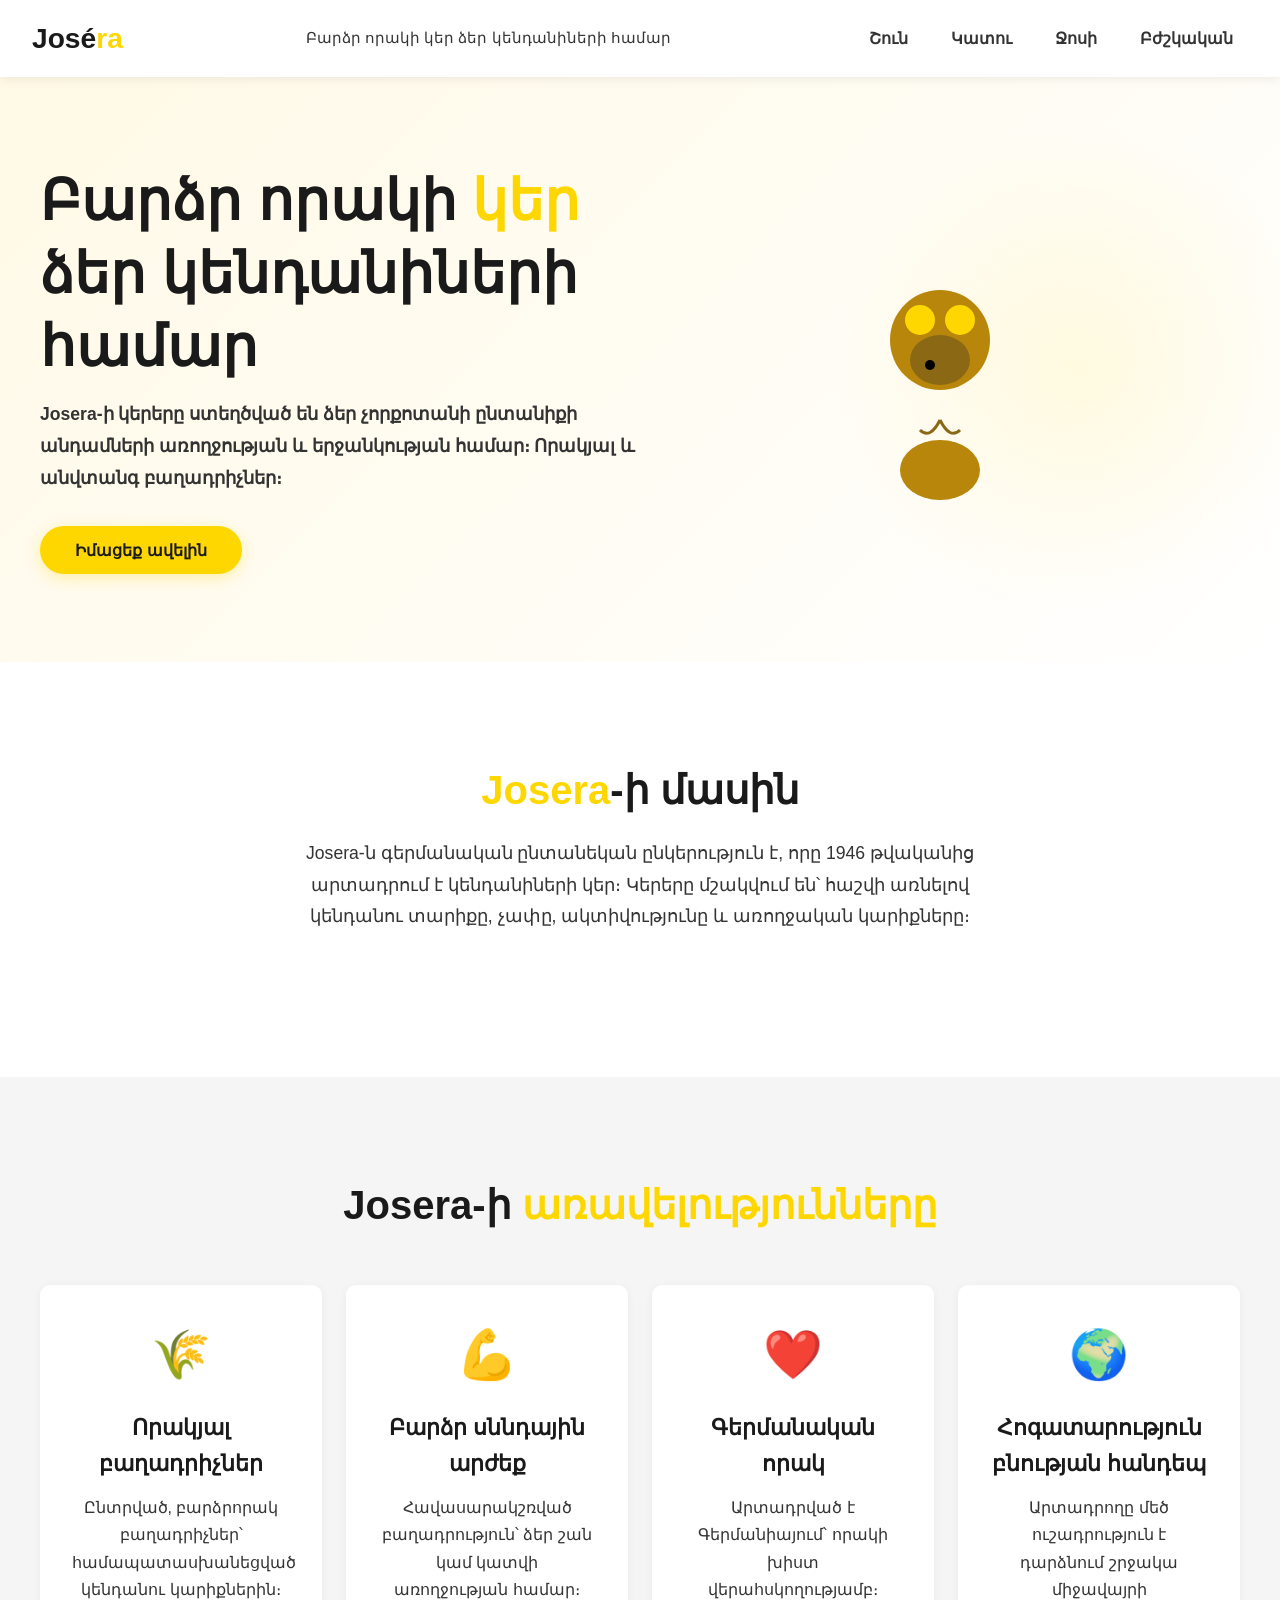
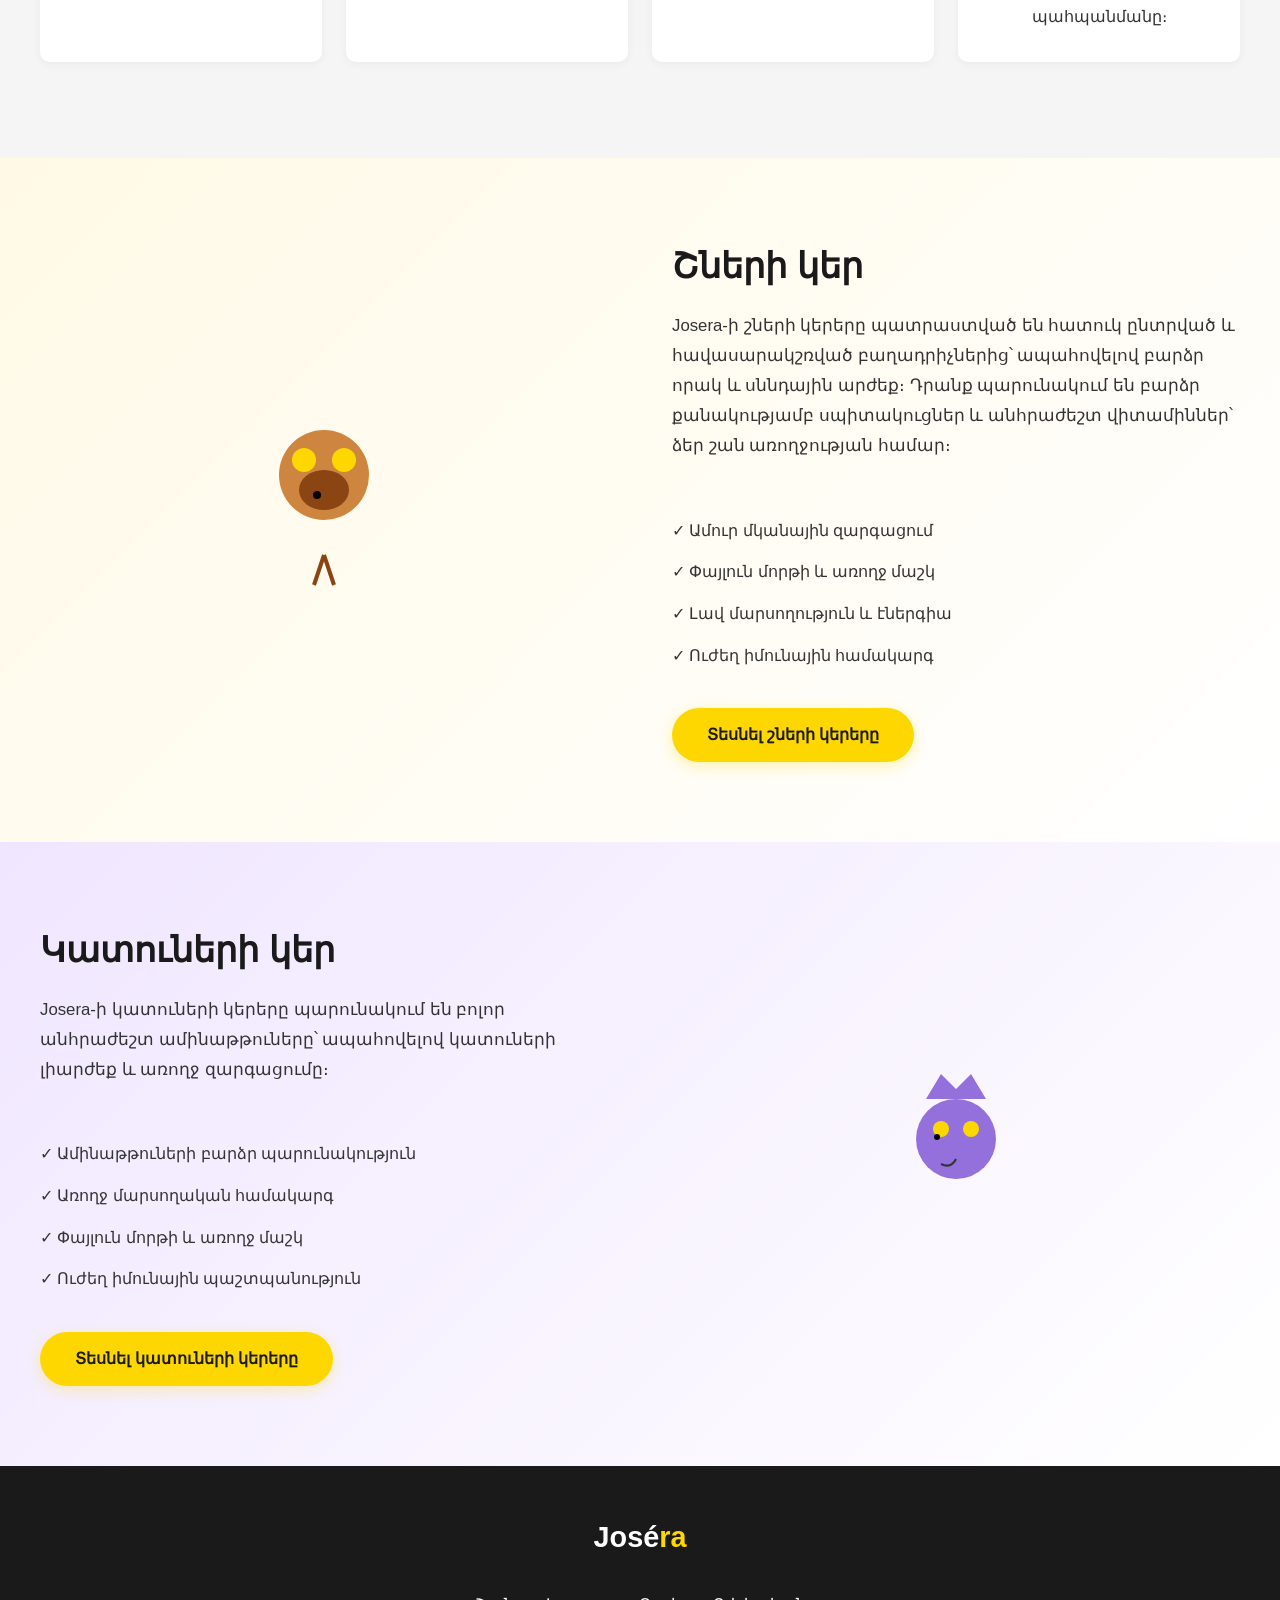
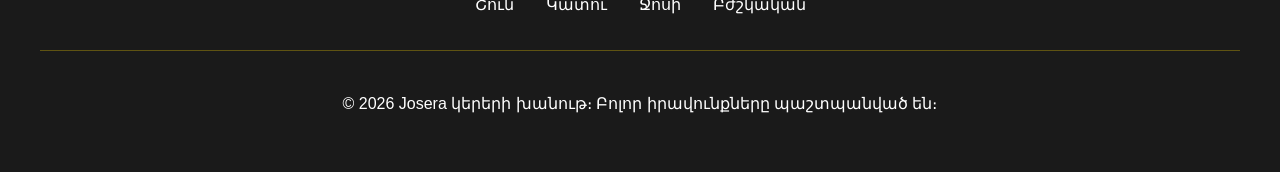
<file: index.html>
<!DOCTYPE html>
<html lang="hy">
<head>
    <meta charset="UTF-8">
    <meta name="viewport" content="width=device-width, initial-scale=1.0">
    <title>Josera - Կենդանիների համար առաջին դասի կեր</title>
    <meta name="description" content="Josera գերմանական սուպեր պրեմիում դասի կեր շների և կատուների համար։ Շների, կատուների, Ջոսի և բժշկական կերերի տեսականի։">
    <meta name="theme-color" content="#FFD700">
    <meta property="og:type" content="website">
    <meta property="og:site_name" content="Josera">
    <meta property="og:locale" content="hy_AM">
    <meta property="og:title" content="Josera - Կենդանիների համար առաջին դասի կեր">
    <meta property="og:description" content="Josera գերմանական սուպեր պրեմիում դասի կեր շների և կատուների համար։ Շների, կատուների, Ջոսի և բժշկական կերերի տեսականի։">
    <link rel="icon" href="favicon.svg" type="image/svg+xml">
    <link rel="stylesheet" href="css/styles.css">
</head>
<body>
    <!-- HEADER gsdgsfdgsdg -->
    <header>
        <div class="header-top">
            <a href="index.html" class="logo" aria-label="Josera — գլխավոր էջ">José<span>ra</span></a>
            <div class="mini-desc">Բարձր որակի կեր ձեր կենդանիների համար</div>
            <div class="header-actions">
                <button class="menu-toggle" type="button" onclick="toggleMenu()" aria-label="Մենյու" aria-expanded="false" aria-controls="headerMenu">☰</button>
                <nav class="header-nav" aria-label="Գլխավոր նավարկություն">
                    <ul class="header-buttons" id="headerMenu">
                        <li><a href="shun.html">Շուն</a></li>
                        <li><a href="katu.html">Կատու</a></li>
                        <li><a href="josi.html">Ջոսի</a></li>
                        <li><a href="bjshkakan.html">Բժշկական</a></li>
                    </ul>
                </nav>
            </div>
        </div>
    </header>

    <main>
    <!-- HERO SECTION -->
    <section class="hero">
        <div class="hero-content">
            <h1>Բարձր որակի <span>կեր</span> ձեր կենդանիների համար</h1>
            <p><b>Josera-ի կերերը ստեղծված են ձեր չորքոտանի ընտանիքի անդամների առողջության և երջանկության համար։ Որակյալ և անվտանգ բաղադրիչներ։</b></p>
            <button class="cta-button" type="button" onclick="document.getElementById('about').scrollIntoView({ behavior: 'smooth' })">Իմացեք ավելին</button>
        </div>
        <div class="hero-image">
            <svg aria-hidden="true" focusable="false" width="300" height="300" viewBox="0 0 300 300" xmlns="http://www.w3.org/2000/svg">
                <!-- Dog illustration -->
                <circle cx="150" cy="120" r="50" fill="#B8860B"/>
                <circle cx="130" cy="100" r="15" fill="#FFD700"/>
                <circle cx="170" cy="100" r="15" fill="#FFD700"/>
                <ellipse cx="150" cy="140" rx="30" ry="25" fill="#8B6914"/>
                <circle cx="140" cy="145" r="5" fill="#000"/>
                <path d="M 150 200 Q 140 220 130 210" stroke="#8B6914" stroke-width="3" fill="none"/>
                <path d="M 150 200 Q 160 220 170 210" stroke="#8B6914" stroke-width="3" fill="none"/>
                <ellipse cx="150" cy="250" rx="40" ry="30" fill="#B8860B"/>
            </svg>
        </div>
    </section>

    <!-- ABOUT SECTION -->
    <section class="about" id="about">
        <h2><span>Josera</span>-ի մասին</h2>
        <p>Josera-ն գերմանական ընտանեկան ընկերություն է, որը 1946 թվականից արտադրում է կենդանիների կեր։ Կերերը մշակվում են՝ հաշվի առնելով կենդանու տարիքը, չափը, ակտիվությունը և առողջական կարիքները։</p>
    </section>

    <!-- FEATURES SECTION -->
    <section class="features">
        <div class="features-container">
            <h2 class="section-title">Josera-ի <span>առավելությունները</span></h2>
            <div class="features-grid">
                <div class="feature-card">
                    <div class="feature-icon" aria-hidden="true">🌾</div>
                    <h3>Որակյալ բաղադրիչներ</h3>
                    <p>Ընտրված, բարձրորակ բաղադրիչներ՝ համապատասխանեցված կենդանու կարիքներին։</p>
                </div>
                <div class="feature-card">
                    <div class="feature-icon" aria-hidden="true">💪</div>
                    <h3>Բարձր սննդային արժեք</h3>
                    <p>Հավասարակշռված բաղադրություն՝ ձեր շան կամ կատվի առողջության համար։</p>
                </div>
                <div class="feature-card">
                    <div class="feature-icon" aria-hidden="true">❤️</div>
                    <h3>Գերմանական որակ</h3>
                    <p>Արտադրված է Գերմանիայում՝ որակի խիստ վերահսկողությամբ։</p>
                </div>
                <div class="feature-card">
                    <div class="feature-icon" aria-hidden="true">🌍</div>
                    <h3>Հոգատարություն բնության հանդեպ</h3>
                    <p>Արտադրողը մեծ ուշադրություն է դարձնում շրջակա միջավայրի պահպանմանը։</p>
                </div>
            </div>
        </div>
    </section>

    <!-- DOG SECTION -->
    <section id="dog" class="product-section dog-section">
        <div class="product-container">
            <div class="product-image">
                <svg aria-hidden="true" focusable="false" width="250" height="250" viewBox="0 0 250 250" xmlns="http://www.w3.org/2000/svg">
                    <circle cx="125" cy="100" r="45" fill="#CD853F"/>
                    <circle cx="105" cy="85" r="12" fill="#FFD700"/>
                    <circle cx="145" cy="85" r="12" fill="#FFD700"/>
                    <ellipse cx="125" cy="115" rx="25" ry="20" fill="#8B4513"/>
                    <circle cx="118" cy="120" r="4" fill="#000"/>
                    <path d="M 125 180 L 115 210" stroke="#8B4513" stroke-width="4"/>
                    <path d="M 125 180 L 135 210" stroke="#8B4513" stroke-width="4"/>
                </svg>
            </div>
            <div class="product-content">
                <h2>Շների կեր</h2>
                <p>Josera-ի շների կերերը պատրաստված են հատուկ ընտրված և հավասարակշռված բաղադրիչներից՝ ապահովելով բարձր որակ և սննդային արժեք։ Դրանք պարունակում են բարձր քանակությամբ սպիտակուցներ և անհրաժեշտ վիտամիններ՝ ձեր շան առողջության համար։</p>
                <ul class="benefits-list">
                    <li>✓ Ամուր մկանային զարգացում</li>
                    <li>✓ Փայլուն մորթի և առողջ մաշկ</li>
                    <li>✓ Լավ մարսողություն և էներգիա</li>
                    <li>✓ Ուժեղ իմունային համակարգ</li>
                </ul>
                <a href="shun.html" class="cta-button section-link">Տեսնել շների կերերը</a>
            </div>
        </div>
    </section>

    <!-- CAT SECTION -->
    <section id="cat" class="product-section cat-section">
        <div class="product-container">
            <div class="product-content">
                <h2>Կատուների կեր</h2>
                <p>Josera-ի կատուների կերերը պարունակում են բոլոր անհրաժեշտ ամինաթթուները՝ ապահովելով կատուների լիարժեք և առողջ զարգացումը։</p>
                <ul class="benefits-list">
                    <li>✓ Ամինաթթուների բարձր պարունակություն</li>
                    <li>✓ Առողջ մարսողական համակարգ</li>
                    <li>✓ Փայլուն մորթի և առողջ մաշկ</li>
                    <li>✓ Ուժեղ իմունային պաշտպանություն</li>
                </ul>
                <a href="katu.html" class="cta-button section-link">Տեսնել կատուների կերերը</a>
            </div>
            <div class="product-image">
                <svg aria-hidden="true" focusable="false" width="250" height="250" viewBox="0 0 250 250" xmlns="http://www.w3.org/2000/svg">
                    <circle cx="125" cy="110" r="40" fill="#9370DB"/>
                    <polygon points="95,70 110,45 125,60 140,45 155,70" fill="#9370DB"/>
                    <circle cx="110" cy="100" r="8" fill="#FFD700"/>
                    <circle cx="140" cy="100" r="8" fill="#FFD700"/>
                    <circle cx="106" cy="108" r="3" fill="#000"/>
                    <path d="M 125 130 Q 120 140 110 135" stroke="#333" stroke-width="2" fill="none"/>
                </svg>
            </div>
        </div>
    </section>
    </main>

    <!-- FOOTER -->
    <footer>
        <div class="footer-content">
            <div class="footer-logo">José<span>ra</span></div>
            <nav class="footer-nav" aria-label="Ստորին նավարկություն">
                <ul id="navMenu">
                    <li><a href="shun.html">Շուն</a></li>
                    <li><a href="katu.html">Կատու</a></li>
                    <li><a href="josi.html">Ջոսի</a></li>
                    <li><a href="bjshkakan.html">Բժշկական</a></li>
                </ul>
            </nav>
            <div class="footer-contact">
                <p>&copy; 2026 Josera կերերի խանութ։ Բոլոր իրավունքները պաշտպանված են։</p>
            </div>
        </div>
    </footer>

    <script src="js/script.js"></script>
</body>
</html>
</file>
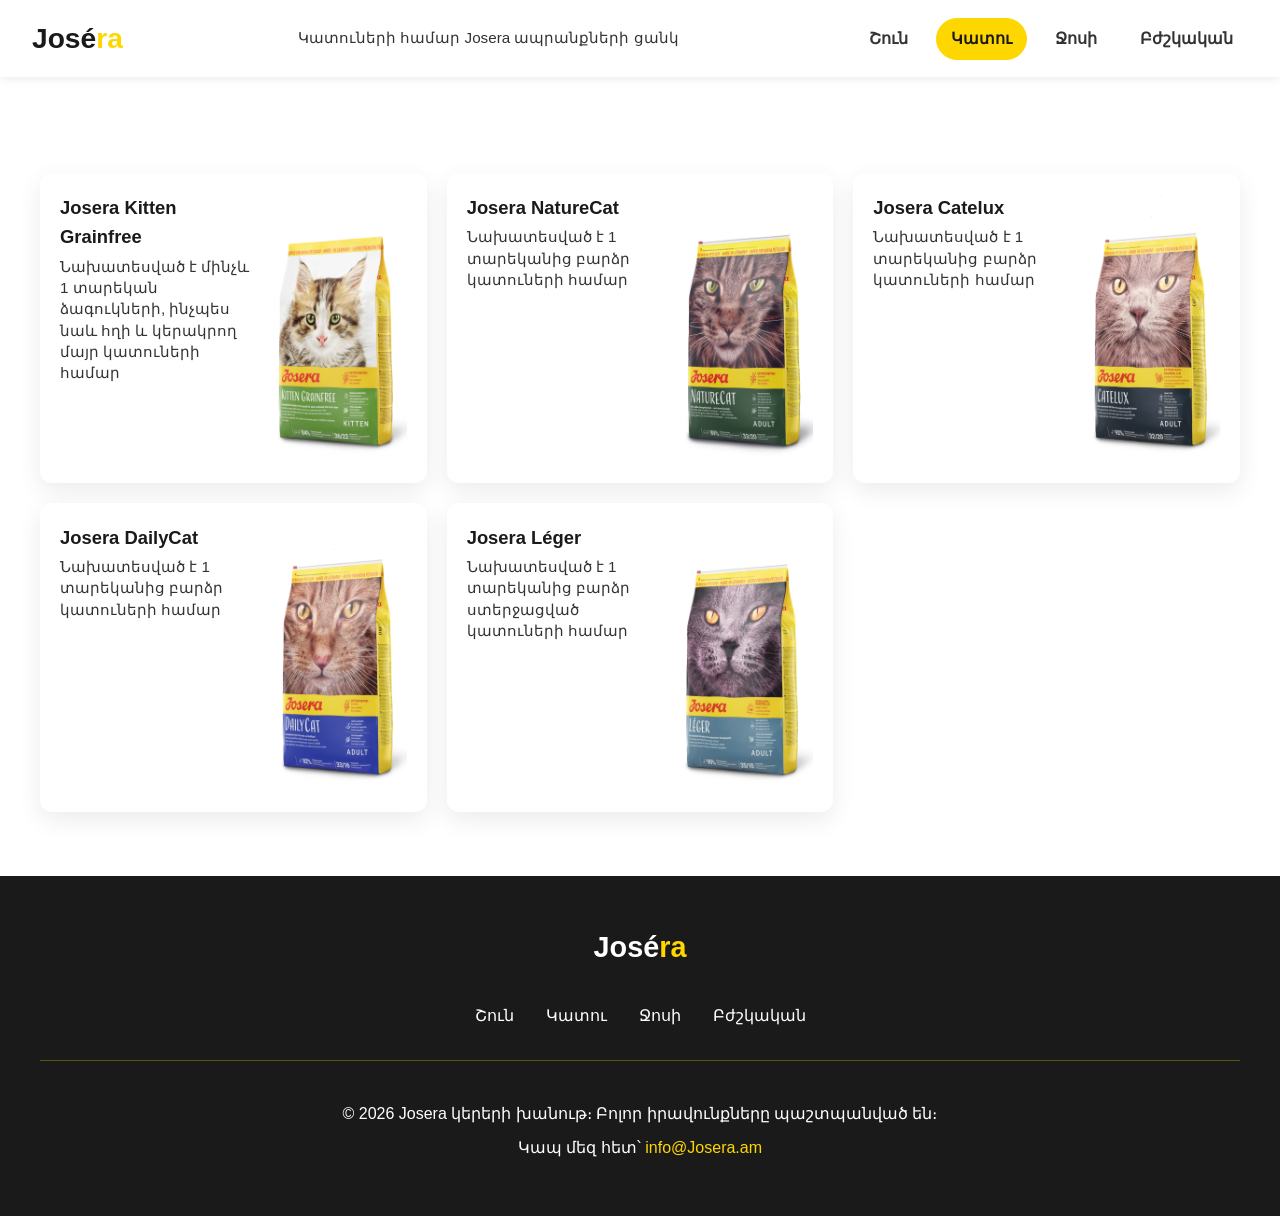
<file: katu.html>
<!DOCTYPE html>
<html lang="hy">
<head>
    <meta charset="UTF-8">
    <meta name="viewport" content="width=device-width, initial-scale=1.0">
    <title>Կատու - Ապրանքներ</title>
    <meta name="description" content="Josera կատուների կերերի տեսականի՝ ձագուկների, հասուն և ստերջացված կատուների համար։">
    <meta name="theme-color" content="#FFD700">
    <meta property="og:type" content="website">
    <meta property="og:site_name" content="Josera">
    <meta property="og:locale" content="hy_AM">
    <meta property="og:title" content="Կատու - Ապրանքներ">
    <meta property="og:description" content="Josera կատուների կերերի տեսականի՝ ձագուկների, հասուն և ստերջացված կատուների համար։">
    <link rel="icon" href="favicon.svg" type="image/svg+xml">
    <link rel="stylesheet" href="css/styles.css">
</head>
<body>
    <header>
        <div class="header-top">
            <a href="index.html" class="logo" aria-label="Josera — գլխավոր էջ">José<span>ra</span></a>
            <div class="mini-desc">Կատուների համար Josera ապրանքների ցանկ</div>
            <div class="header-actions">
                <button class="menu-toggle" type="button" onclick="toggleMenu()" aria-label="Մենյու" aria-expanded="false" aria-controls="headerMenu">☰</button>
                <nav class="header-nav" aria-label="Գլխավոր նավարկություն">
                    <ul class="header-buttons" id="headerMenu">
                        <li><a href="shun.html">Շուն</a></li>
                        <li><a href="katu.html">Կատու</a></li>
                        <li><a href="josi.html">Ջոսի</a></li>
                        <li><a href="bjshkakan.html">Բժշկական</a></li>
                    </ul>
                </nav>
            </div>
        </div>
    </header>
    <main>
        <section class="product-cards-section">
            <h1 class="visually-hidden">Կատուների կեր</h1>
            <!-- Cards are generated by js/catalog.js from js/data.js (category: 'cat') -->
            <div class="product-cards-grid" data-category="cat"></div>
            <noscript><p class="noscript-msg">Ապրանքները տեսնելու համար միացրեք JavaScript-ը։</p></noscript>
        </section>
    </main>

    <footer>
        <div class="footer-content">
            <div class="footer-logo">José<span>ra</span></div>
            <nav class="footer-nav" aria-label="Ստորին նավարկություն">
                <ul id="navMenu">
                    <li><a href="shun.html">Շուն</a></li>
                    <li><a href="katu.html">Կատու</a></li>
                    <li><a href="josi.html">Ջոսի</a></li>
                    <li><a href="bjshkakan.html">Բժշկական</a></li>
                </ul>
            </nav>
            <div class="footer-contact">
                <p>&copy; 2026 Josera կերերի խանութ։ Բոլոր իրավունքները պաշտպանված են։</p>
                <p>Կապ մեզ հետ՝ <a href="mailto:info@Josera.am" class="footer-email">info@Josera.am</a></p>
            </div>
        </div>
    </footer>
    <script src="js/script.js"></script>
    <script src="js/data.js"></script>
    <script src="js/catalog.js"></script>
</body>
</html>
</file>
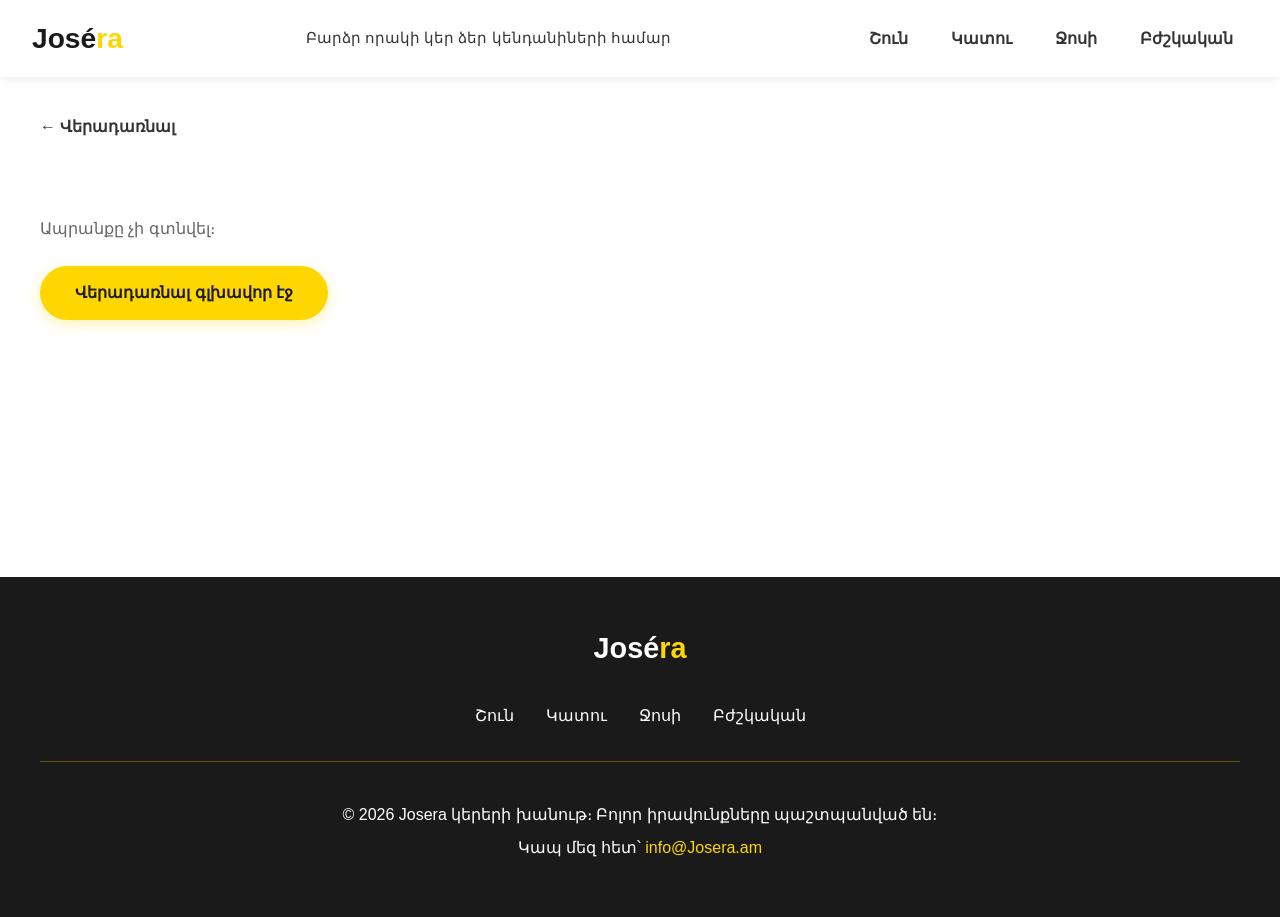
<file: product-detail.html>
<!DOCTYPE html>
<html lang="hy">
<head>
    <meta charset="UTF-8">
    <meta name="viewport" content="width=device-width, initial-scale=1.0">
    <title>Ապրանքի նկարագրություն - Josera</title>
    <meta name="description" content="Josera ապրանքի նկարագրություն, բաղադրություն և փաթեթավորում։">
    <meta name="theme-color" content="#FFD700">
    <meta property="og:type" content="website">
    <meta property="og:site_name" content="Josera">
    <meta property="og:locale" content="hy_AM">
    <meta property="og:title" content="Ապրանքի Տեսք - Josera">
    <meta property="og:description" content="Josera ապրանքի նկարագրություն, բաղադրություն և փաթեթավորում։">
    <link rel="icon" href="favicon.svg" type="image/svg+xml">
    <link rel="stylesheet" href="css/styles.css">
</head>
<body>
    <!-- HEADER -->
    <header>
        <div class="header-top">
            <a href="index.html" class="logo" aria-label="Josera — գլխավոր էջ">José<span>ra</span></a>
            <div class="mini-desc">Բարձր որակի կեր ձեր կենդանիների համար</div>
            <div class="header-actions">
                <button class="menu-toggle" type="button" onclick="toggleMenu()" aria-label="Մենյու" aria-expanded="false" aria-controls="headerMenu">☰</button>
                <nav class="header-nav" aria-label="Գլխավոր նավարկություն">
                    <ul class="header-buttons" id="headerMenu">
                        <li><a href="shun.html">Շուն</a></li>
                        <li><a href="katu.html">Կատու</a></li>
                        <li><a href="josi.html">Ջոսի</a></li>
                        <li><a href="bjshkakan.html">Բժշկական</a></li>
                    </ul>
                </nav>
            </div>
        </div>
    </header>

    <!-- PRODUCT DETAIL SECTION -->
    <main>
        <section class="product-detail-section">
            <div class="product-detail-container">
                <!-- BACK BUTTON -->
                <button id="backBtn" class="back-button" type="button">← Վերադառնալ</button>

                <!-- PRODUCT DETAIL CONTENT -->
                <div class="product-detail-content">
                    <!-- LEFT SIDE: TEXT -->
                    <div class="product-detail-text">
                        <h1 id="productName">—</h1>
                        <p id="productType" class="product-type"></p>
                        <p id="productMini" class="product-mini"></p>

                        <div class="product-description-section">
                            <h3>Նկարագրություն</h3>
                            <p id="productDesc" class="product-description"></p>
                        </div>

                        <div class="product-packaging-section">
                            <h3>Փաթեթավորում</h3>
                            <div id="productPackaging" class="packaging-badge"></div>
                        </div>

                        <p id="vetNote" class="vet-note" hidden>Բժշկական (դիետիկ) կեր է․ օգտագործեք անասնաբույժի խորհրդով։</p>
                    </div>

                    <!-- RIGHT SIDE: IMAGE -->
                    <div class="product-detail-image">
                        <img id="productImage" alt="" class="product-image-large" hidden>
                    </div>
                </div>
            </div>
        </section>
    </main>

    <!-- FOOTER -->
    <footer>
        <div class="footer-content">
            <div class="footer-logo">José<span>ra</span></div>
            <nav class="footer-nav" aria-label="Ստորին նավարկություն">
                <ul id="navMenu">
                    <li><a href="shun.html">Շուն</a></li>
                    <li><a href="katu.html">Կատու</a></li>
                    <li><a href="josi.html">Ջոսի</a></li>
                    <li><a href="bjshkakan.html">Բժշկական</a></li>
                </ul>
            </nav>
            <div class="footer-contact">
                <p>&copy; 2026 Josera կերերի խանութ։ Բոլոր իրավունքները պաշտպանված են։</p>
                <p>Կապ մեզ հետ՝ <a href="mailto:info@Josera.am" class="footer-email">info@Josera.am</a></p>
            </div>
        </div>
    </footer>

    <!-- SCRIPTS -->
    <script src="js/script.js"></script>
    <script src="js/data.js"></script>
    <script src="js/product-detail.js"></script>
</body>
</html>
</file>
<file: css/styles.css>
* {
    margin: 0;
    padding: 0;
    box-sizing: border-box;
}

:root {
    --primary-yellow: #FFD700;
    --dark-black: #1a1a1a;
    --white: #FFFFFF;
    --light-gray: #F5F5F5;
    --text-gray: #333333;
    --accent-gold: #FFC700;
    --light-yellow: #fff9e6;
}

body {
    font-family: 'Segoe UI', Tahoma, Geneva, Verdana, sans-serif;
    color: var(--text-gray);
    line-height: 1.6;
    overflow-x: hidden;
    display: flex;
    flex-direction: column;
    min-height: 100vh;
}

html {
    scroll-behavior: smooth;
}

/* Responsive defaults for images and SVGs */
img, picture, svg {
    max-width: 100%;
    height: auto;
    display: block;
}

/* ===== HEADER ===== */
header {
    position: relative;
    background: var(--white);
    box-shadow: 0 2px 10px rgba(0, 0, 0, 0.08);
    z-index: 1000;
    padding: 1rem 2rem;
    display: flex;
    flex-direction: column;
    align-items: stretch;
    gap: 0.35rem;
}

.logo {
    font-size: clamp(1.25rem, 2.2vw, 1.8rem);
    font-weight: 900;
    color: var(--dark-black);
    text-decoration: none;
    transition: color 0.3s ease;
}

.logo:hover {
    color: var(--primary-yellow);
}

.logo span {
    color: var(--primary-yellow);
}

nav ul {
    display: flex;
    list-style: none;
    gap: 2rem;
}

nav a {
    text-decoration: none;
    color: var(--text-gray);
    font-weight: 500;
    transition: all 0.3s ease;
    position: relative;
    font-size: 1rem;
}

nav a::after {
    content: '';
    position: absolute;
    bottom: -5px;
    left: 0;
    width: 0;
    height: 2px;
    background: var(--primary-yellow);
    transition: width 0.3s ease;
}

nav a:hover {
    color: var(--primary-yellow);
}

nav a:hover::after {
    width: 100%;
}

/* Mobile menu toggle */
.menu-toggle {
    display: none;
    background: none;
    border: none;
    font-size: 1.5rem;
    cursor: pointer;
    color: var(--dark-black);
    padding: 0.5rem 0.75rem;
    line-height: 1;
    white-space: nowrap;
    flex-shrink: 0;
    transition: transform 0.2s ease;
}

.menu-toggle:active {
    transform: scale(0.95);
}

/* Header top and header nav buttons */
.header-top {
    display: grid;
    grid-template-columns: auto 1fr auto;
    align-items: center;
    width: 100%;
    gap: 0.75rem;
}

.header-actions {
    display: flex;
    align-items: center;
    justify-content: flex-end;
    gap: 1rem;
}

.header-nav ul.header-buttons {
    display: flex;
    list-style: none;
    gap: 0.75rem;
    margin: 0;
    padding: 0;
}

.header-nav a {
    display: inline-block;
    padding: 0.45rem 0.9rem;
    border-radius: 999px;
    background: transparent;
    border: 1px solid transparent;
    color: var(--text-gray);
    font-weight: 600;
    text-decoration: none;
    transition: background 0.2s ease, color 0.2s ease, border-color 0.2s ease;
}

.header-nav a:hover,
.header-nav a.active {
    background: var(--primary-yellow);
    color: var(--dark-black);
    border-color: var(--primary-yellow);
}

@media (max-width: 768px) {
    .header-nav {
        display: none;
    }
    .header-top {
        align-items: center;
        grid-template-columns: 1fr auto;
    }
    
    .header-top .mini-desc {
        display: none;
    }
}

/* center mini description inside the header-top */
.header-top .mini-desc {
    text-align: center;
    font-size: 0.95rem;
    color: var(--text-gray);
    font-weight: 500;
    padding: 0 0.5rem;
    margin: 0;
}

@media (max-width: 480px) {
    .header-top .mini-desc {
        font-size: 0.85rem;
    }
}

/* ===== HERO SECTION ===== */
.hero {
    margin-top: 0;
    min-height: clamp(50vh, 65vh, 80vh);
    background: linear-gradient(135deg, var(--light-yellow) 0%, var(--white) 100%);
    display: flex;
    align-items: center;
    justify-content: space-between;
    padding: clamp(1rem, 4vw, 2.5rem);
    position: relative;
    overflow: hidden;
}

.hero::before {
    content: '';
    position: absolute;
    right: -50px;
    top: 50%;
    transform: translateY(-50%);
    width: 500px;
    height: 500px;
    background: radial-gradient(circle, rgba(255, 215, 0, 0.1) 0%, transparent 70%);
    animation: float 6s ease-in-out infinite;
    z-index: 1;
}

@keyframes float {
    0%, 100% { transform: translateY(-50%) translateX(0); }
    50% { transform: translateY(-50%) translateX(20px); }
}

.hero-content {
    flex: 1;
    max-width: 600px;
    z-index: 2;
    animation: slideInLeft 0.8s ease;
}

@keyframes slideInLeft {
    from {
        opacity: 0;
        transform: translateX(-50px);
    }
    to {
        opacity: 1;
        transform: translateX(0);
    }
}

.hero h1 {
    font-size: clamp(2rem, 5vw, 3.5rem);
    color: var(--dark-black);
    margin-bottom: 1rem;
    line-height: 1.3;
}

.hero h1 span {
    color: var(--primary-yellow);
}

.hero p {
    font-size: 1.1rem;
    color: var(--text-gray);
    margin-bottom: 2rem;
    line-height: 1.8;
}

.cta-button {
    display: inline-block;
    background: var(--primary-yellow);
    color: var(--dark-black);
    padding: 0.9rem 2.2rem;
    border: none;
    border-radius: 50px;
    font-size: 1rem;
    font-weight: 600;
    cursor: pointer;
    transition: all 0.3s ease;
    text-decoration: none;
    box-shadow: 0 4px 15px rgba(255, 215, 0, 0.3);
}

.cta-button:hover {
    background: var(--accent-gold);
    transform: translateY(-3px);
    box-shadow: 0 6px 20px rgba(255, 215, 0, 0.4);
}

.cta-button:active {
    transform: translateY(-1px);
}

.hero-image {
    flex: 1;
    display: flex;
    justify-content: center;
    align-items: center;
    position: relative;
    z-index: 2;
}

.hero-image img {
    max-width: 100%;
    height: auto;
    animation: slideInRight 0.8s ease;
}

.hero-image svg {
    animation: slideInRight 0.8s ease, pulse 3s ease-in-out infinite;
}

@keyframes slideInRight {
    from {
        opacity: 0;
        transform: translateX(50px);
    }
    to {
        opacity: 1;
        transform: translateX(0);
    }
}

@keyframes pulse {
    0%, 100% { transform: scale(1); }
    50% { transform: scale(1.05); }
}

/* ===== ABOUT SECTION ===== */
.about {
    padding: 6rem 2rem;
    background: var(--white);
    text-align: center;
    max-width: 1200px;
    margin: 0 auto;
}

.about h2 {
    font-size: 2.5rem;
    color: var(--dark-black);
    margin-bottom: 1rem;
}

.about h2 span {
    color: var(--primary-yellow);
}

.about p {
    font-size: 1.1rem;
    color: var(--text-gray);
    line-height: 1.8;
    max-width: 700px;
    margin: 0 auto 3rem;
}

/* ===== FEATURES SECTION ===== */
.features {
    padding: 6rem 2rem;
    background: var(--light-gray);
}

.features-container {
    max-width: 1200px;
    margin: 0 auto;
}

.section-title {
    font-size: 2.5rem;
    color: var(--dark-black);
    text-align: center;
    margin-bottom: 3rem;
}

.section-title span {
    color: var(--primary-yellow);
}

.features-grid {
    display: grid;
    grid-template-columns: repeat(auto-fit, minmax(220px, 1fr));
    gap: 1.5rem;
}

.feature-card {
    background: var(--white);
    padding: 2rem;
    border-radius: 10px;
    text-align: center;
    transition: all 0.3s ease;
    box-shadow: 0 2px 10px rgba(0, 0, 0, 0.05);
}

.feature-card:hover {
    transform: translateY(-10px);
    box-shadow: 0 10px 25px rgba(0, 0, 0, 0.1);
}

.feature-icon {
    font-size: 3rem;
    margin-bottom: 1rem;
    display: inline-block;
}

.feature-card h3 {
    font-size: 1.4rem;
    color: var(--dark-black);
    margin-bottom: 0.8rem;
}

.feature-card p {
    color: var(--text-gray);
    line-height: 1.7;
}

/* ===== PRODUCT SECTIONS ===== */
.product-section {
    padding: 5rem 2rem;
    display: flex;
    align-items: center;
    justify-content: center;
    min-height: 550px;
}

.product-container {
    max-width: 1200px;
    margin: 0 auto;
    width: 100%;
    display: flex;
    align-items: center;
    gap: 4rem;
}

.dog-section {
    background: linear-gradient(135deg, var(--light-yellow) 0%, var(--white) 100%);
}

.cat-section {
    background: linear-gradient(135deg, #f0e6ff 0%, var(--white) 100%);
}

.product-image {
    flex: 1;
    display: flex;
    justify-content: center;
    align-items: center;
    min-width: 250px;
}

.product-image svg {
    width: 250px;
    height: 250px;
    /* own keyframes: the hero "float" uses translateY(-50%), which pushed
       these drawings up over the text/button on narrow screens */
    animation: floatSoft 4s ease-in-out infinite;
}

@keyframes floatSoft {
    0%, 100% { transform: translateY(0); }
    50% { transform: translateY(-10px); }
}

.product-content {
    flex: 1;
    min-width: 300px;
    display: flex;
    flex-direction: column;
    justify-content: center;
}

.product-content h2 {
    font-size: 2.2rem;
    color: var(--dark-black);
    margin-bottom: 1rem;
}

.product-content p {
    font-size: 1.05rem;
    color: var(--text-gray);
    line-height: 1.8;
    margin-bottom: 1.5rem;
}

.benefits-list {
    list-style: none;
    margin: 1.5rem 0;
}

.benefits-list li {
    font-size: 1rem;
    color: var(--text-gray);
    padding: 0.5rem 0;
    line-height: 1.6;
}

/* ===== FOOTER ===== */
footer {
    background: var(--dark-black);
    color: var(--white);
    padding: 3rem 2rem;
    margin-top: auto;
    text-align: center;
}

.footer-content {
    max-width: 1200px;
    margin: 0 auto;
}

.footer-logo {
    font-size: 1.8rem;
    font-weight: 900;
    margin-bottom: 1rem;
}

.footer-logo span {
    color: var(--primary-yellow);
}

.footer-nav {
    display: flex;
    justify-content: center;
    gap: 2rem;
    margin: 2rem 0;
    flex-wrap: wrap;
}

.footer-nav a {
    color: var(--white);
    text-decoration: none;
    transition: color 0.3s ease;
    font-weight: 500;
}

.footer-nav a:hover {
    color: var(--primary-yellow);
}

.footer-contact {
    margin-top: 2rem;
    padding-top: 2rem;
    border-top: 1px solid rgba(255, 215, 0, 0.3);
}

.footer-contact p {
    margin: 0.5rem 0;
}

.footer-email {
    color: var(--primary-yellow);
    text-decoration: none;
    transition: color 0.3s ease;
}

.footer-email:hover {
    text-decoration: underline;
}

/* ===== RESPONSIVE DESIGN ===== */
@media (max-width: 1024px) {
    .product-container {
        flex-direction: column;
        gap: 2rem;
    }

    .product-image svg {
        width: 250px;
        height: 250px;
    }
}

@media (max-width: 768px) {
    header {
        padding: 0 1rem;
        position: relative;
    }

    /* Stack header items and place the mini description on its own row */
    .header-top {
        grid-template-columns: 1fr auto;
        grid-template-areas: "logo actions" "desc desc";
        gap: 0.35rem;
        align-items: center;
    }

    .header-top .logo {
        grid-area: logo;
        justify-self: start;
    }

    .header-top .header-actions {
        grid-area: actions;
        justify-self: end;
    }

    .header-top .mini-desc {
        grid-area: desc;
        text-align: center;
        width: 100%;
    }

    /* Header menu only (footer links must stay visible on phones) */
    .header-nav ul {
        display: none;
        position: static;
        right: 0;
        background: var(--white);
        flex-direction: column;
        gap: 0;
        width: auto;
        box-shadow: none;
    }

    .header-nav ul.active {
        display: flex;
    }

    /* When header has .nav-open, show the header nav as a full-width panel
       that expands downward from the header (mobile behavior). */
    header.nav-open .header-nav {
        display: block;
        position: absolute;
        top: 100%;
        left: 0 !important;
        right: 0 !important;
        z-index: 1100;
        width: 100vw;
        margin-left: calc(-50vw + 50%);
        background: var(--white);
        border-radius: 0;
        box-shadow: 0 8px 32px rgba(0, 0, 0, 0.15), 0 2px 8px rgba(0, 0, 0, 0.1);
        border: none;
        overflow: hidden;
    }

    header.nav-open .header-nav ul.header-buttons {
        display: flex;
        flex-direction: column;
        align-items: stretch;
        width: 100%;
    }

    header.nav-open .header-nav a {
        padding: 1.3rem 1rem;
        font-size: 1.1rem;
        display: block;
        text-align: center;
        font-weight: 600;
        border-bottom: 3px solid var(--primary-yellow);
        transition: all 0.2s ease;
        color: var(--dark-black);
    }
    
    header.nav-open .header-nav a.active {
        border-radius: 0;
        background: var(--light-yellow);
    }

    header.nav-open .header-nav a:last-child {
        border-bottom: none;
    }
    
    header.nav-open .header-nav a:hover {
        background: var(--light-yellow);
        color: var(--dark-black);
        transform: scale(1.02);
    }

    .header-nav a {
        padding: 1rem 2rem;
        border-bottom: 1px solid var(--light-gray);
        display: block;
    }

    .footer-nav ul {
        flex-wrap: wrap;
        justify-content: center;
        gap: 0.5rem 1.5rem;
    }

    .menu-toggle {
        display: block;
    }

    .hero {
        flex-direction: column;
        justify-content: center;
        text-align: center;
        height: auto;
        padding: 2rem 1rem;
        min-height: 100vh;
    }

    .hero::before {
        width: 300px;
        height: 300px;
        right: -100px;
        opacity: 0.5;
    }

    .hero-content {
        max-width: 100%;
        order: 2;
    }

    .hero-image {
        order: 1;
        margin-bottom: 2rem;
    }

    .hero-image svg {
        max-width: 80%;
    }

    .hero h1 {
        font-size: 2rem;
    }

    .features-grid {
        grid-template-columns: 1fr;
        gap: 1.5rem;
    }

    .about,
    .features {
        padding: 3rem 1rem;
    }

    .about h2,
    .section-title {
        font-size: 2rem;
    }

    .footer-nav {
        flex-direction: column;
        gap: 1rem;
    }

    .product-section {
        padding: 3rem 1rem;
        min-height: 450px;
    }

    .product-content h2 {
        font-size: 1.8rem;
    }
}

@media (max-width: 480px) {
    .logo {
        font-size: 1.4rem;
    }

    header {
        height: 60px;
        padding: 0 0.5rem;
    }

    /* Hide the mini description entirely on very small phone screens */
    .header-top .mini-desc {
        display: none;
    }

    .header-nav a {
        padding: 0.8rem 1.5rem;
        font-size: 0.9rem;
    }

    .hero h1 {
        font-size: 1.5rem;
    }

    .hero p {
        font-size: 0.95rem;
    }

    .section-title {
        font-size: 1.8rem;
    }

    .feature-card {
        padding: 1.5rem;
    }

    .feature-icon {
        font-size: 2.5rem;
    }

    .about h2 {
        font-size: 1.8rem;
    }

    .product-content h2 {
        font-size: 1.5rem;
    }

    .product-image svg {
        width: 200px;
        height: 200px;
    }

    .cta-button {
        padding: 0.8rem 1.8rem;
        font-size: 0.9rem;
    }
    /* On very small screens, make the menu full-width for easier tapping */
    header.nav-open .header-nav {
        left: 0;
        right: 0;
        top: 100%;
        width: 100%;
        border-radius: 0;
        box-shadow: 0 5px 15px rgba(0,0,0,0.08);
    }
}

/* ===== PRODUCT CARDS (Mini card layout) ===== */
.product-cards-section {
    padding: 6rem 2rem 4rem;
    background: var(--white);
}

.product-cards-grid {
    max-width: 1200px;
    margin: 0 auto;
    display: grid;
    grid-template-columns: repeat(3, 1fr);
    gap: 1.25rem;
    align-items: stretch;
}

.product-card {
    background: var(--white);
    border-radius: 12px;
    box-shadow: 0 8px 24px rgba(0, 0, 0, 0.08);
    padding: 1.25rem;
    text-decoration: none;
    color: inherit;
    transition: transform 0.2s ease, box-shadow 0.2s ease;
    display: flex;
    flex-direction: column;
    height: 100%;
}

.product-card:hover {
    transform: translateY(-6px);
    box-shadow: 0 14px 40px rgba(0, 0, 0, 0.12);
}

.product-card-content {
    display: flex;
    flex: 1 1 auto;
    align-items: flex-start;
    gap: 1rem;
    width: 100%;
}

.product-card img {
    align-self: flex-start;
}

.product-card-content .text {
    flex: 1;
    display: flex;
    flex-direction: column;
}

.product-card-content h2 {
    font-size: 1.15rem;
    color: var(--dark-black);
    margin: 0 0 0.25rem 0;
}

.product-card-content .product-type {
    font-size: 0.95rem;
    color: #666666;
    font-weight: 600;
    margin-bottom: 0.4rem;
}

.product-card-content .mini-desc {
    font-size: 0.95rem;
    color: var(--text-gray);
    line-height: 1.4;
}

.product-card-content img {
    width: clamp(80px, 12vw, 140px);
    height: auto;
    border-radius: 8px;
    object-fit: cover;
}

@media (max-width: 768px) {
    .product-card {
        padding: 1rem;
    }

    .product-card-content {
        flex-direction: column;
        align-items: center;
        text-align: center;
    }

    /* Move image above text and make it larger on small screens */
    .product-card-content img {
        margin-top: 0.6rem;
        width: 140px;
        align-self: center;
        order: -1;
    }
}

@media (max-width: 992px) {
    .product-cards-grid {
        grid-template-columns: repeat(2, 1fr);
    }
}

@media (max-width: 520px) {
    .product-cards-grid {
        grid-template-columns: 1fr;
    }
}

/* ===== PRODUCT DETAIL PAGE ===== */
.product-detail-section {
    padding: 2rem;
    background: var(--white);
    min-height: calc(100vh - 400px);
}

.product-detail-container {
    max-width: 1200px;
    margin: 0 auto;
}

.back-button {
    background: none;
    border: none;
    color: var(--text-gray);
    font-size: 1rem;
    cursor: pointer;
    padding: 0.5rem 0;
    font-weight: 600;
    margin-bottom: 2rem;
    transition: color 0.2s ease;
}

.back-button:hover {
    color: var(--primary-yellow);
}

.product-detail-content {
    display: grid;
    grid-template-columns: 1fr 420px;
    gap: 3rem;
    align-items: start;
}

.product-detail-text {
    max-width: 800px;
}

.product-detail-text h1 {
    font-size: 2.2rem;
    color: var(--dark-black);
    margin: 0 0 0.8rem 0;
    font-weight: 900;
}

.product-type {
    font-size: 1.05rem;
    color: #666;
    font-weight: 600;
    margin-bottom: 1.2rem;
}

.product-mini {
    font-size: 1.05rem;
    color: var(--text-gray);
    line-height: 1.7;
    margin-bottom: 1.8rem;
}

.product-description-section {
    margin-bottom: 2rem;
}

.product-description-section h3 {
    font-size: 1.3rem;
    color: var(--dark-black);
    margin-bottom: 1rem;
    font-weight: 700;
}

.product-description {
    font-size: 1rem;
    color: var(--text-gray);
    line-height: 1.8;
    text-align: justify;
}

.product-packaging-section {
    margin-top: 2rem;
}

.product-packaging-section h3 {
    font-size: 1.3rem;
    color: var(--dark-black);
    margin-bottom: 1rem;
    font-weight: 700;
}

.packaging-badge {
    display: flex;
    flex-wrap: wrap;
    gap: 0.8rem;
}

.packaging-value {
    background: linear-gradient(135deg, var(--light-yellow) 0%, #fff8cc 100%);
    color: var(--dark-black);
    padding: 0.8rem 1.4rem;
    border-radius: 8px;
    font-weight: 600;
    border: 1px solid var(--accent-gold);
    display: inline-block;
}

.product-detail-image {
    position: sticky;
    top: 100px;
    background: var(--light-gray);
    padding: 2rem;
    border-radius: 12px;
    display: flex;
    align-items: center;
    justify-content: center;
    min-height: 500px;
    box-shadow: 0 4px 12px rgba(0, 0, 0, 0.08);
}

.product-image-large {
    max-width: 100%;
    max-height: 480px;
    object-fit: contain;
}

@media (max-width: 1024px) {
    .product-detail-content {
        grid-template-columns: 1fr;
        gap: 2rem;
    }

    .product-detail-image {
        position: static;
        min-height: 350px;
    }

    .product-detail-text h1 {
        font-size: 2rem;
    }
}

@media (max-width: 768px) {
    .product-detail-section {
        padding: 1.5rem;
    }

    .product-detail-text h1 {
        font-size: 1.7rem;
    }

    .product-detail-image {
        min-height: 300px;
        padding: 1.5rem;
    }

    .product-description-section h3,
    .product-packaging-section h3 {
        font-size: 1.15rem;
    }
}

@media (max-width: 480px) {
    .product-detail-section {
        padding: 1rem;
    }

    .product-detail-text h1 {
        font-size: 1.5rem;
    }

    .product-detail-image {
        min-height: 250px;
        padding: 1rem;
    }

    .packaging-value {
        padding: 0.7rem 1.2rem;
        font-size: 0.9rem;
    }
}

/* ===== HOME: links from dog/cat sections to category pages ===== */
.section-link {
    align-self: flex-start;
    margin-top: 0.5rem;
}

@media (max-width: 1024px) {
    .section-link {
        align-self: center;
    }
}

/* ===== PRODUCT DETAIL: not found message ===== */
.product-not-found {
    padding: 40px 0;
    color: #666;
}

.product-not-found p {
    margin-bottom: 1.5rem;
}

.noscript-msg {
    text-align: center;
    padding: 2rem 1rem;
}

/* ===== CTA RIPPLE (used by js/script.js) ===== */
.cta-button {
    position: relative;
    overflow: hidden;
}

.ripple {
    position: absolute;
    border-radius: 50%;
    background: rgba(255, 255, 255, 0.5);
    transform: scale(0);
    animation: rippleAnimation 0.6s ease-out;
    pointer-events: none;
}

@keyframes rippleAnimation {
    to {
        transform: scale(4);
        opacity: 0;
    }
}

/* ===== ACCESSIBILITY ===== */
/* Visible only to screen readers and search engines */
.visually-hidden {
    position: absolute !important;
    width: 1px;
    height: 1px;
    padding: 0;
    margin: -1px;
    overflow: hidden;
    clip: rect(0, 0, 0, 0);
    white-space: nowrap;
    border: 0;
}

/* Keyboard focus outline */
a:focus-visible,
button:focus-visible {
    outline: 3px solid var(--dark-black);
    outline-offset: 3px;
    border-radius: 6px;
}

footer a:focus-visible {
    outline-color: var(--primary-yellow);
}

.product-card:focus-visible {
    outline-offset: 2px;
    border-radius: 12px;
}

/* Respect the "reduce motion" system setting */
@media (prefers-reduced-motion: reduce) {
    html {
        scroll-behavior: auto;
    }

    *,
    *::before,
    *::after {
        animation-duration: 0.01ms !important;
        animation-iteration-count: 1 !important;
        transition-duration: 0.01ms !important;
    }
}

/* ===== VET NOTE (medical products) ===== */
.vet-note {
    margin-top: 2rem;
    padding: 0.9rem 1.2rem;
    border-left: 4px solid var(--primary-yellow);
    background: var(--light-yellow);
    border-radius: 6px;
    font-weight: 600;
    color: var(--dark-black);
}

.vet-note-page {
    max-width: 1200px;
    margin: 0 auto 1.5rem;
}
</file>
